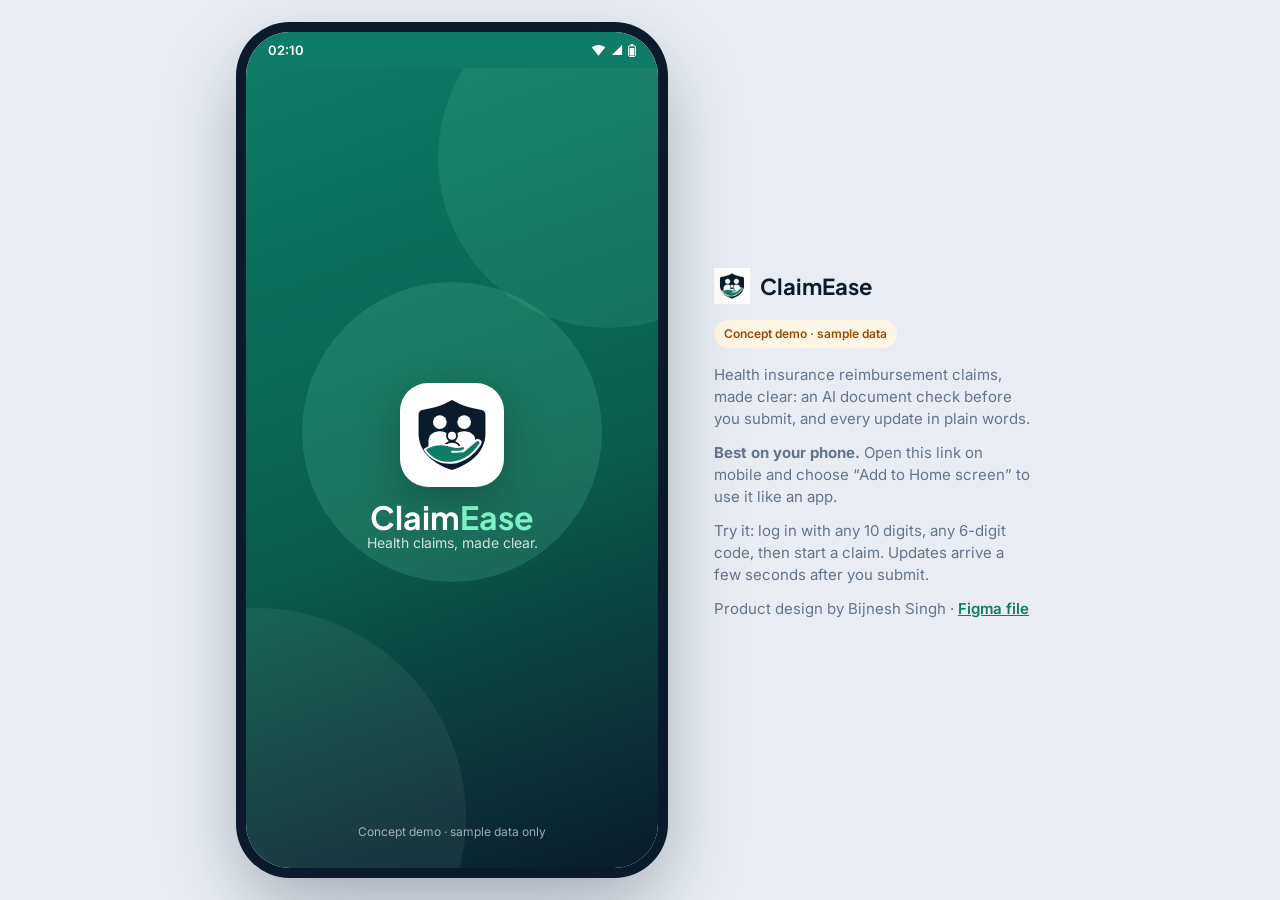
<file: index.html>
<!DOCTYPE html>
<html lang="en">
<head>
<meta charset="utf-8">
<meta name="viewport" content="width=device-width, initial-scale=1, viewport-fit=cover">
<title>ClaimEase – Health claims, made clear (concept demo)</title>
<meta name="description" content="ClaimEase concept demo: file a health insurance reimbursement claim with an AI document check and plain-language updates. Product design case study by Bijnesh Singh. Sample data only.">
<meta name="theme-color" content="#FFFFFF">
<meta name="apple-mobile-web-app-capable" content="yes">
<meta name="mobile-web-app-capable" content="yes">
<meta name="apple-mobile-web-app-status-bar-style" content="default">
<meta name="apple-mobile-web-app-title" content="ClaimEase">
<meta property="og:title" content="ClaimEase – concept demo">
<meta property="og:description" content="Health claims, made clear. A product design case study by Bijnesh Singh.">
<meta property="og:image" content="icons/og.jpg">
<link rel="manifest" href="manifest.webmanifest">
<link rel="icon" type="image/png" sizes="192x192" href="icons/icon-192.png">
<link rel="apple-touch-icon" href="icons/apple-touch-icon.png">
<link rel="preconnect" href="https://fonts.googleapis.com">
<link rel="preconnect" href="https://fonts.gstatic.com" crossorigin>
<link href="https://fonts.googleapis.com/css2?family=Inter:wght@400;500;600;700&family=Plus+Jakarta+Sans:wght@600;700&display=swap" rel="stylesheet">
<link rel="stylesheet" href="styles.css">
</head>
<body>
<div id="stage">
  <div id="device">
    <div class="fake-status" aria-hidden="true"><span id="clk">11:26</span><span style="display:flex;gap:5px;align-items:center"><svg width="15" height="12" viewBox="0 0 24 20"><path d="M12 19.5L0.6 5.6C3.7 3 7.6 1.5 12 1.5s8.3 1.5 11.4 4.1z" fill="currentColor"/></svg><svg width="12" height="12" viewBox="0 0 20 20"><path d="M1.5 18.5h17v-17z" fill="currentColor"/></svg><svg width="8" height="13" viewBox="0 0 12 20"><rect x="3.5" y=".5" width="5" height="2.5" rx="1" fill="currentColor"/><rect x=".75" y="2.75" width="10.5" height="16.5" rx="2" fill="none" stroke="currentColor" stroke-width="1.5"/><rect x="2.5" y="6" width="7" height="11.5" rx="1" fill="currentColor"/></svg></span></div>
    <main id="view"></main>
  </div>
  <aside id="side">
    <div class="brand"><img src="icons/icon-192.png" width="36" height="36" alt="">ClaimEase</div>
    <span class="tag">Concept demo · sample data</span>
    <p>Health insurance reimbursement claims, made clear: an AI document check before you submit, and every update in plain words.</p>
    <p><b>Best on your phone.</b> Open this link on mobile and choose “Add to Home screen” to use it like an app.</p>
    <p>Try it: log in with any 10 digits, any 6-digit code, then start a claim. Updates arrive a few seconds after you submit.</p>
    <p class="small">Product design by Bijnesh Singh · <a href="https://www.figma.com/design/u7mRl43tPDWXc9V9dxMxQf" target="_blank" rel="noopener">Figma file</a></p>
  </aside>
</div>
<noscript>This demo needs JavaScript.</noscript>
<script src="app.js"></script>
</body>
</html>
</file>
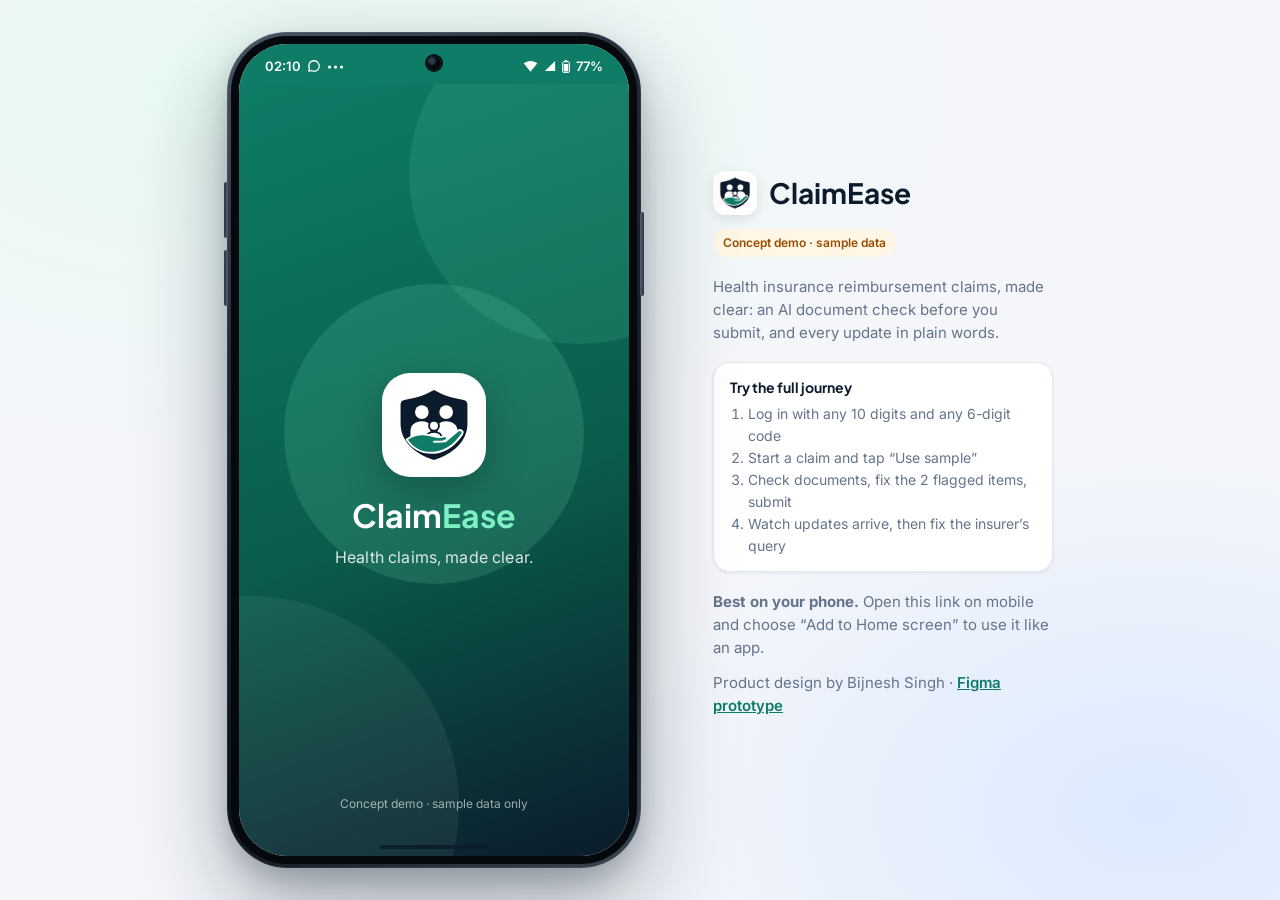
<file: public/index.html>
<!DOCTYPE html>
<html lang="en">
<head>
<meta charset="utf-8">
<meta name="viewport" content="width=device-width, initial-scale=1, viewport-fit=cover">
<title>ClaimEase – Health claims, made clear (concept demo)</title>
<meta name="description" content="ClaimEase concept demo: file a health insurance reimbursement claim with an AI document check and plain-language updates. Product design case study by Bijnesh Singh. Sample data only.">
<meta name="theme-color" content="#FFFFFF">
<meta name="apple-mobile-web-app-capable" content="yes">
<meta name="mobile-web-app-capable" content="yes">
<meta name="apple-mobile-web-app-status-bar-style" content="default">
<meta name="apple-mobile-web-app-title" content="ClaimEase">
<meta property="og:title" content="ClaimEase – concept demo">
<meta property="og:description" content="Health claims, made clear. A product design case study by Bijnesh Singh.">
<meta property="og:image" content="icons/og.jpg">
<link rel="manifest" href="manifest.webmanifest">
<link rel="icon" type="image/png" sizes="192x192" href="icons/icon-192.png">
<link rel="apple-touch-icon" href="icons/apple-touch-icon.png">
<link rel="preconnect" href="https://fonts.googleapis.com">
<link rel="preconnect" href="https://fonts.gstatic.com" crossorigin>
<link href="https://fonts.googleapis.com/css2?family=Inter:wght@400;500;600;700&family=Plus+Jakarta+Sans:wght@600;700&display=swap" rel="stylesheet">
<link rel="stylesheet" href="styles.css">
</head>
<body>
<div id="stage">
  <div class="phone">
    <span class="hw vol-up" aria-hidden="true"></span><span class="hw vol-down" aria-hidden="true"></span><span class="hw power" aria-hidden="true"></span>
    <div id="device">
    <div class="fake-status" aria-hidden="true"><span class="sb-left"><span id="clk">11:26</span><svg width="14" height="14" viewBox="0 0 24 24" fill="none" stroke="currentColor" stroke-width="2.2" stroke-linejoin="round"><path d="M12 3a9 9 0 0 0-7.8 13.5L3 21l4.6-1.2A9 9 0 1 0 12 3z"/></svg><span style="letter-spacing:1px;font-size:10px">•••</span></span><span class="punch"></span><span class="sb-right"><svg width="15" height="12" viewBox="0 0 24 20"><path d="M12 19.5L0.6 5.6C3.7 3 7.6 1.5 12 1.5s8.3 1.5 11.4 4.1z" fill="currentColor"/></svg><svg width="12" height="12" viewBox="0 0 20 20"><path d="M1.5 18.5h17v-17z" fill="currentColor"/></svg><svg width="8" height="13" viewBox="0 0 12 20"><rect x="3.5" y=".5" width="5" height="2.5" rx="1" fill="currentColor"/><rect x=".75" y="2.75" width="10.5" height="16.5" rx="2" fill="none" stroke="currentColor" stroke-width="1.5"/><rect x="2.5" y="6" width="7" height="11.5" rx="1" fill="currentColor"/></svg><span>77%</span></span></div>
    <main id="view"></main>
    <span class="gesture" aria-hidden="true"></span>
  </div>
  </div>
  <aside id="side">
    <div class="brand"><img src="icons/icon-192.png" width="44" height="44" alt="">ClaimEase</div>
    <span class="tag">Concept demo · sample data</span>
    <p>Health insurance reimbursement claims, made clear: an AI document check before you submit, and every update in plain words.</p>
    <div class="tips"><b>Try the full journey</b><ol><li>Log in with any 10 digits and any 6-digit code</li><li>Start a claim and tap “Use sample”</li><li>Check documents, fix the 2 flagged items, submit</li><li>Watch updates arrive, then fix the insurer’s query</li></ol></div>
    <p><b>Best on your phone.</b> Open this link on mobile and choose “Add to Home screen” to use it like an app.</p>
    <p class="small">Product design by Bijnesh Singh · <a href="https://www.figma.com/proto/u7mRl43tPDWXc9V9dxMxQf/ClaimEase-%E2%80%93-Case-Study?node-id=90-302&amp;starting-point-node-id=90%3A302&amp;scaling=min-zoom&amp;content-scaling=fixed&amp;show-proto-sidebar=1&amp;page-id=0%3A1" target="_blank" rel="noopener">Figma prototype</a></p>
  </aside>
</div>
<noscript>This demo needs JavaScript.</noscript>
<script src="app.js"></script>
</body>
</html>
</file>
<file: styles.css>
/* ClaimEase design system tokens (from Figma page 02) */
:root{
  --navy:#0B1B2B; --navy-800:#132A40; --teal:#0E7C66; --teal-800:#0A5C4C; --mint:#7EF0C4; --teal-50:#E8FAF3;
  --canvas:#F4F6FA; --surface:#FFFFFF; --subtle:#EEF2F7; --border:#E2E8F0; --border-strong:#CBD5E1;
  --text:#0B1B2B; --text-2:#64748B; --text-3:#94A3B8;
  --crit:#C8323A; --crit-bg:#FFF1F1; --warn:#9A4D00; --warn-bg:#FFF6E5; --info:#1D4ED8; --info-bg:#EEF4FF;
  --s1:4px; --s2:8px; --s3:12px; --s4:16px; --s5:20px; --s6:24px; --s8:32px;
  --r-sm:8px; --r-md:12px; --r-lg:16px; --r-xl:24px;
  --e1:0 1px 3px rgba(11,27,43,.08); --e2:0 4px 12px rgba(11,27,43,.10); --e3:0 12px 32px rgba(11,27,43,.16);
  --head:'Plus Jakarta Sans',Inter,system-ui,sans-serif; --body:Inter,system-ui,-apple-system,'Segoe UI',Roboto,sans-serif;
  --safe-b:env(safe-area-inset-bottom,0px); --safe-t:env(safe-area-inset-top,0px);
}
*{box-sizing:border-box;margin:0;padding:0;-webkit-tap-highlight-color:transparent}
html,body{height:100%}
body{font-family:var(--body);color:var(--text);background:var(--canvas);font-size:14px;line-height:20px;-webkit-font-smoothing:antialiased;overscroll-behavior:none}
button{font:inherit;color:inherit;border:none;background:none;cursor:pointer}
input{font:inherit;color:inherit}
h1,h2,h3{font-family:var(--head);letter-spacing:-.015em}
h1{font-size:24px;line-height:32px;font-weight:700}
h2{font-size:20px;line-height:28px;font-weight:600}
h3{font-size:17px;line-height:24px;font-weight:600}
.muted{color:var(--text-2)} .small{font-size:12px;line-height:16px} .strong{font-weight:600}
.over{font-size:11px;line-height:16px;font-weight:700;letter-spacing:.06em;text-transform:uppercase;color:var(--text-2)}

/* ---------- Shell: full screen on phones, phone frame on desktop ---------- */
#stage{min-height:100%;display:flex;justify-content:center;align-items:center}
#device{position:relative;width:100%;height:100dvh;background:var(--canvas);overflow:hidden;display:flex;flex-direction:column}
#side{display:none}
.fake-status{display:none}
@media (min-width:760px){
  body{background:#E9EDF3}
  #stage{gap:56px;padding:32px}
  #device{width:412px;height:min(880px,calc(100dvh - 64px));border-radius:44px;box-shadow:0 0 0 10px #0B1B2B,0 30px 80px rgba(11,27,43,.35)}
  .fake-status{display:flex;height:36px;flex:none;align-items:center;justify-content:space-between;padding:0 22px;font-size:13px;font-weight:600;background:inherit;z-index:5}
  #side{display:block;max-width:320px}
  #side .brand{display:flex;align-items:center;gap:10px;font-family:var(--head);font-size:22px;font-weight:700;margin-bottom:16px}
  #side p{color:var(--text-2);margin-bottom:12px;font-size:15px;line-height:22px}
  #side .tag{display:inline-block;background:var(--warn-bg);color:var(--warn);font-size:12px;font-weight:600;border-radius:999px;padding:4px 10px;margin-bottom:16px}
  #side a{color:var(--teal);font-weight:600}
}
#view{position:relative;flex:1;min-height:0}
.screen{position:absolute;inset:0;display:flex;flex-direction:column;background:var(--canvas)}
.screen.in-push{animation:pushIn .32s cubic-bezier(.2,.8,.2,1)}
.screen.in-pop{animation:popIn .32s cubic-bezier(.2,.8,.2,1)}
.screen.in-fade{animation:fadeIn .35s ease}
@keyframes pushIn{from{transform:translateX(28%);opacity:.4}to{transform:none;opacity:1}}
@keyframes popIn{from{transform:translateX(-18%);opacity:.4}to{transform:none;opacity:1}}
@keyframes fadeIn{from{opacity:0}to{opacity:1}}
@media (prefers-reduced-motion:reduce){.screen.in-push,.screen.in-pop{animation:fadeIn .2s ease}}

.content{flex:1;overflow-y:auto;-webkit-overflow-scrolling:touch;padding:var(--s4) var(--s4) var(--s6)}
.content.flush{padding:0}
.stack>*+*{margin-top:var(--s3)} .stack-lg>*+*{margin-top:var(--s4)}
.row{display:flex;align-items:center;gap:var(--s3)} .grow{flex:1;min-width:0}
.between{display:flex;justify-content:space-between;align-items:center;gap:var(--s3)}

/* App bar */
.appbar{flex:none;height:56px;display:flex;align-items:center;gap:4px;padding:0 8px 0 4px;background:var(--surface);border-bottom:1px solid var(--border)}
.appbar.root{padding:0 16px;gap:8px}
.appbar .title{flex:1;font-family:var(--head);font-size:17px;font-weight:600;white-space:nowrap;overflow:hidden;text-overflow:ellipsis}
.appbar .step{font-size:12px;color:var(--text-2);padding-right:8px}
.wordmark{font-family:var(--head);font-size:18px;font-weight:700;flex:1}
.wordmark span{color:var(--teal)}
.iconbtn{width:44px;height:44px;border-radius:22px;display:flex;align-items:center;justify-content:center;flex:none;position:relative}
.iconbtn:active{background:var(--subtle)}
.dot{position:absolute;top:10px;right:11px;width:8px;height:8px;border-radius:4px;background:var(--crit);border:2px solid #fff}
.avatar{width:36px;height:36px;border-radius:18px;background:var(--teal-50);color:var(--teal);display:flex;align-items:center;justify-content:center;font-weight:700;font-size:14px;flex:none}
.progress4{display:flex;gap:4px;padding:10px 16px 0;background:var(--canvas)}
.progress4 i{flex:1;height:4px;border-radius:2px;background:var(--border)}
.progress4 i.on{background:var(--teal)}

/* Buttons */
.btn{height:52px;border-radius:var(--r-md);display:flex;align-items:center;justify-content:center;gap:8px;font-weight:600;font-size:16px;padding:0 24px;width:100%;transition:transform .08s,background .15s}
.btn:active{transform:scale(.985)}
.btn.md{height:44px;font-size:14px;padding:0 16px}
.btn.primary{background:var(--teal);color:#fff} .btn.primary:active{background:var(--teal-800)}
.btn.secondary{background:var(--surface);border:1px solid var(--border-strong);color:var(--text)} .btn.secondary:active{background:var(--subtle)}
.btn.tertiary{background:none;color:var(--teal)} .btn.tertiary:active{background:var(--teal-50)}
.btn.mint{background:var(--mint);color:var(--navy)}
.btn:disabled{background:var(--border);color:var(--text-3);border-color:transparent;cursor:default;transform:none}
.link{color:var(--teal);font-weight:600}
.footer{flex:none;background:var(--surface);border-top:1px solid var(--border);padding:12px 16px calc(16px + var(--safe-b));box-shadow:var(--e2)}
.footer .btn+.btn{margin-top:8px}
.footnote{display:flex;gap:6px;align-items:flex-start;justify-content:center;font-size:12px;line-height:16px;color:var(--text-2);text-align:center;margin-bottom:10px}

/* Cards */
.card{background:var(--surface);border:1px solid var(--border);border-radius:var(--r-lg);padding:var(--s4);box-shadow:var(--e1)}
.card.tap{cursor:pointer;transition:transform .08s} .card.tap:active{transform:scale(.99)}
.hero{background:var(--navy);color:#fff;border-radius:var(--r-xl);padding:20px;position:relative;overflow:hidden}
.hero .pill{display:inline-block;background:rgba(255,255,255,.12);color:#fff;font-size:12px;font-weight:600;border-radius:999px;padding:4px 10px}
.hero h2{color:#fff;margin:12px 0 6px;font-size:22px}
.hero p{color:rgba(255,255,255,.75);max-width:62%}
.hero .art{position:absolute;right:-18px;top:-10px;width:150px;height:150px}
.chip{display:inline-flex;align-items:center;gap:4px;height:24px;padding:0 10px 0 8px;border-radius:999px;font-size:12px;font-weight:600;white-space:nowrap}
.chip.success{background:var(--teal-50);color:var(--teal)} .chip.warning{background:var(--warn-bg);color:var(--warn)}
.chip.critical{background:var(--crit-bg);color:var(--crit)} .chip.info{background:var(--info-bg);color:var(--info)}
.chip.neutral{background:var(--subtle);color:#475569} .chip.brand{background:var(--mint);color:var(--navy)}
.kv{display:grid;grid-template-columns:1fr 1fr;gap:12px}
.kv .k{font-size:12px;color:var(--text-2)} .kv .v{font-weight:600}
.bar{height:6px;border-radius:3px;background:var(--subtle);overflow:hidden} .bar i{display:block;height:100%;background:var(--teal);border-radius:3px}
.tag{display:inline-flex;align-items:center;height:28px;padding:0 12px;border-radius:999px;background:var(--info-bg);color:var(--info);font-size:12px;font-weight:600}
.empty{border:1px dashed var(--border-strong);border-radius:var(--r-lg);padding:24px;text-align:center;color:var(--text-2);background:var(--surface)}

/* Lists, docs */
.list>.item{display:flex;align-items:center;gap:12px;padding:14px 0;border-top:1px solid var(--border)}
.list>.item:first-child{border-top:none}
.thumb{width:44px;height:52px;border-radius:var(--r-sm);background:var(--subtle);display:flex;align-items:center;justify-content:center;flex:none;overflow:hidden}
.doc{background:var(--surface);border:1px solid var(--border);border-radius:var(--r-lg);padding:14px 16px}
.doc.check{background:var(--crit-bg);border-color:var(--crit)}
.doc.missing{border-style:dashed;border-color:var(--border-strong)}
.doc .actions{display:flex;gap:8px;margin-top:12px}
.sumtiles{display:grid;grid-template-columns:repeat(3,1fr);gap:8px}
.sumtiles div{border-radius:var(--r-md);padding:10px 4px;text-align:center}
.sumtiles b{display:block;font-family:var(--head);font-size:20px;line-height:28px}
.sumtiles span{font-size:12px;font-weight:600}
.aipill{display:inline-flex;align-items:center;gap:6px;background:var(--navy);color:#fff;border-radius:999px;padding:6px 12px;font-size:12px;font-weight:600}
.secthead{display:flex;align-items:center;gap:6px;margin:20px 0 8px}

/* Forms */
.field label{display:block;font-weight:600;margin-bottom:6px}
.input{height:52px;border:1px solid var(--border-strong);border-radius:var(--r-md);background:var(--surface);display:flex;align-items:center;gap:10px;padding:0 16px;transition:border-color .15s,box-shadow .15s}
.input:focus-within{border:2px solid var(--teal);box-shadow:0 0 0 3px rgba(14,124,102,.18)}
.input.error{border:2px solid var(--crit)}
.input input{border:none;outline:none;background:none;flex:1;min-width:0;font-size:16px}
.input .pre{color:var(--text-2);font-size:16px;font-weight:500}
.otp{display:flex;gap:8px}
.otp input{width:100%;height:56px;border:1px solid var(--border-strong);border-radius:var(--r-md);text-align:center;font-family:var(--head);font-size:20px;font-weight:600;background:var(--surface);outline:none}
.otp input:focus{border:2px solid var(--navy)}
.otp.error input{border:2px solid var(--crit);color:var(--crit)}
.otp.error{animation:shake .35s}
@keyframes shake{20%,60%{transform:translateX(-6px)}40%,80%{transform:translateX(6px)}}
.choice{display:flex;align-items:center;gap:12px;background:var(--surface);border:1px solid var(--border);border-radius:var(--r-lg);padding:14px 16px;cursor:pointer;width:100%;text-align:left}
.choice.on{background:var(--teal-50);border:2px solid var(--teal)}
.radio{width:22px;height:22px;border-radius:11px;border:2px solid var(--border-strong);flex:none;display:flex;align-items:center;justify-content:center}
.choice.on .radio{border:none;background:var(--teal)} .choice.on .radio:after{content:'';width:8px;height:8px;border-radius:4px;background:#fff}
.cbx{display:flex;gap:12px;align-items:flex-start;min-height:44px;cursor:pointer}
.cbx .box{width:22px;height:22px;border-radius:4px;border:2px solid var(--border-strong);flex:none;display:flex;align-items:center;justify-content:center;margin-top:1px;background:#fff}
.cbx.on .box{background:var(--teal);border-color:var(--teal)}

/* Timeline */
.tl{position:relative}
.tl .st{display:flex;gap:12px;position:relative;padding-bottom:18px}
.tl .st:last-child{padding-bottom:0}
.tl .st:not(:last-child):before{content:'';position:absolute;left:11px;top:26px;bottom:2px;width:2px;background:var(--border)}
.tl .st.done:not(:last-child):before{background:var(--teal)}
.tl .mk{width:24px;height:24px;border-radius:12px;flex:none;display:flex;align-items:center;justify-content:center;background:#fff;border:2px solid var(--border-strong);z-index:1}
.tl .done .mk{background:var(--teal);border-color:var(--teal)}
.tl .cur .mk{border:6px solid var(--teal);animation:pulse 1.8s infinite}
.tl .pause .mk{background:var(--warn-bg);border-color:var(--warn)}
@keyframes pulse{0%{box-shadow:0 0 0 0 rgba(14,124,102,.35)}70%{box-shadow:0 0 0 10px rgba(14,124,102,0)}100%{box-shadow:0 0 0 0 rgba(14,124,102,0)}}
.tl .cur .box,.tl .pause .box{background:var(--teal-50);border-radius:var(--r-md);padding:10px 12px;margin-top:4px}
.tl .pause .box{background:var(--warn-bg)}
.tl .up .t{color:var(--text-2);font-weight:500}

/* Claim header (dark) */
.claimhead{background:linear-gradient(135deg,#0B1B2B,#123349);color:#fff;border-radius:var(--r-xl);padding:18px}
.claimhead .id{font-family:var(--head);font-size:22px;font-weight:700}
.claimhead .sub{color:rgba(255,255,255,.7);font-size:13px}
.claimhead .boxes{display:grid;grid-template-columns:1fr 1fr;gap:8px;margin-top:14px}
.claimhead .boxes div{background:rgba(255,255,255,.08);border-radius:var(--r-md);padding:10px 12px}
.claimhead .boxes .k{font-size:12px;color:rgba(255,255,255,.65)} .claimhead .boxes .v{font-family:var(--head);font-size:18px;font-weight:700}
.banner{display:flex;gap:12px;border-radius:var(--r-md);padding:12px 14px;border-left:4px solid}
.banner.ok{background:var(--teal-50);border-color:var(--teal)} .banner.crit{background:var(--crit-bg);border-color:var(--crit)}
.banner.info{background:var(--info-bg);border-color:var(--info)}

/* Bottom nav */
.tabbar{flex:none;display:flex;background:var(--surface);border-top:1px solid var(--border);padding:6px 8px calc(6px + var(--safe-b))}
.tabbar button{flex:1;display:flex;flex-direction:column;align-items:center;gap:2px;font-size:12px;font-weight:600;color:var(--text-2);padding:4px 0}
.tabbar .pill{width:56px;height:30px;border-radius:15px;display:flex;align-items:center;justify-content:center;transition:background .2s}
.tabbar .on{color:var(--teal)} .tabbar .on .pill{background:var(--teal-50)}

/* Sheets, toast */
.scrim{position:absolute;inset:0;background:rgba(11,27,43,.55);z-index:20;animation:fadeIn .2s}
.sheet{position:absolute;left:0;right:0;bottom:0;z-index:21;background:var(--surface);border-radius:24px 24px 0 0;padding:12px 16px calc(24px + var(--safe-b));box-shadow:var(--e3);max-height:88%;overflow-y:auto;animation:up .32s cubic-bezier(.2,.8,.2,1)}
@keyframes up{from{transform:translateY(100%)}to{transform:none}}
.sheet .handle{width:40px;height:4px;border-radius:2px;background:var(--border-strong);margin:0 auto 12px}
.sheet .acts{display:flex;gap:12px;margin-top:20px}
.toast{position:absolute;left:12px;right:12px;top:calc(60px + var(--safe-t));z-index:30;background:var(--navy);color:#fff;border-radius:var(--r-md);padding:12px 14px;display:flex;gap:12px;align-items:center;box-shadow:var(--e2);animation:toastIn .35s cubic-bezier(.2,.8,.2,1);cursor:pointer}
.toast .a{color:var(--mint);font-weight:600;flex:none}
@keyframes toastIn{from{transform:translateY(-16px);opacity:0}to{transform:none;opacity:1}}
.offline{display:flex;align-items:center;gap:10px;background:var(--navy);color:#fff;padding:10px 16px;font-size:13px}

/* Splash, login */
.splash{background:linear-gradient(160deg,#0E7C66 0%,#0A5C4C 55%,#0B1B2B 100%);color:#fff;align-items:center;justify-content:center;text-align:center}
.splash .glow{position:absolute;border-radius:50%;background:var(--mint)}
.splash .tile{width:104px;height:104px;border-radius:28px;background:#fff;display:flex;align-items:center;justify-content:center;box-shadow:0 12px 40px rgba(0,0,0,.25);animation:pop .6s cubic-bezier(.2,1.4,.4,1)}
@keyframes pop{from{transform:scale(.6);opacity:0}to{transform:none;opacity:1}}
.splash .name{font-family:var(--head);font-size:32px;font-weight:700;margin-top:20px}
.splash .name span{color:var(--mint)}
.login-hero{flex:none;height:42%;background:linear-gradient(180deg,#E8FAF3,#EEF4FF);display:flex;flex-direction:column;align-items:center;justify-content:center;position:relative;overflow:hidden}
.login-hero .ring{position:absolute;width:280px;height:280px;border-radius:50%;background:rgba(126,240,196,.28)}
.login-hero .ring2{position:absolute;width:200px;height:200px;border-radius:50%;background:rgba(255,255,255,.7)}
.login-card{flex:1;background:var(--surface);border-radius:28px 28px 0 0;margin-top:-28px;position:relative;padding:28px 20px calc(16px + var(--safe-b));overflow-y:auto}
.trust{display:flex;gap:8px;justify-content:center;flex-wrap:wrap;margin-top:16px}
.trust span{background:var(--teal-50);color:var(--teal-800);font-size:12px;font-weight:600;border-radius:999px;padding:4px 10px}

/* Scan */
.camera{background:#0B1B2B;border-radius:var(--r-lg);height:300px;display:flex;align-items:center;justify-content:center;position:relative;overflow:hidden}
.camera .corner{position:absolute;width:28px;height:28px;border:3px solid var(--mint)}
.camera .scanline{position:absolute;left:12%;right:12%;height:2px;background:var(--mint);box-shadow:0 0 12px var(--mint);animation:scan 2.2s ease-in-out infinite}
@keyframes scan{0%,100%{top:18%}50%{top:80%}}
.caps{display:flex;gap:8px}
.flash{position:absolute;inset:0;background:#fff;animation:flash .3s forwards;pointer-events:none}
@keyframes flash{from{opacity:.9}to{opacity:0}}

/* AI checking */
.checking .spin{width:20px;height:20px;border-radius:10px;border:2.5px solid var(--teal-50);border-top-color:var(--teal);animation:spin .8s linear infinite;flex:none}
@keyframes spin{to{transform:rotate(360deg)}}
.scanbox{width:96px;height:96px;border-radius:24px;background:var(--teal-50);display:flex;align-items:center;justify-content:center;margin:12px auto 16px;position:relative;overflow:hidden}
.scanbox:after{content:'';position:absolute;left:0;right:0;height:3px;background:var(--teal);animation:scan2 1.4s ease-in-out infinite}
@keyframes scan2{0%,100%{top:15%}50%{top:82%}}

/* Chat */
.msgs{display:flex;flex-direction:column;gap:12px}
.msg{max-width:80%} .msg .b{padding:10px 12px;border-radius:4px 16px 16px 16px;background:var(--surface);border:1px solid var(--border)}
.msg.me{align-self:flex-end} .msg.me .b{background:var(--navy);color:#fff;border:none;border-radius:16px 4px 16px 16px}
.msg .t{font-size:11px;color:var(--text-3);margin-top:4px} .msg.me .t{text-align:right}
.qr{display:flex;flex-wrap:wrap;gap:8px}
.qr button{border:1px solid var(--teal);color:var(--teal);border-radius:999px;padding:6px 12px;font-size:13px;font-weight:600;background:var(--surface)}
.composer{flex:none;display:flex;gap:8px;align-items:center;padding:10px 12px calc(10px + var(--safe-b));background:var(--surface);border-top:1px solid var(--border)}
.composer .in{flex:1;height:44px;border-radius:22px;background:var(--canvas);display:flex;align-items:center;padding:0 16px}
.composer input{border:none;background:none;outline:none;flex:1;font-size:15px}
.send{width:44px;height:44px;border-radius:22px;background:var(--teal);display:flex;align-items:center;justify-content:center}
.faq{border-top:1px solid var(--border)} .faq summary{list-style:none;display:flex;justify-content:space-between;align-items:center;padding:14px 0;font-weight:600;cursor:pointer}
.faq summary::-webkit-details-marker{display:none} .faq p{padding:0 0 14px;color:var(--text-2)}
.faq[open] summary svg{transform:rotate(90deg)}
table.pay{width:100%;border-collapse:collapse;font-size:13px}
table.pay th{font-size:11px;text-transform:uppercase;letter-spacing:.05em;color:var(--text-2);text-align:right;font-weight:700;padding:8px 0 8px 12px}
table.pay th:first-child,table.pay td:first-child{text-align:left;padding-left:0}
table.pay td{padding:10px 0 10px 12px;border-top:1px solid var(--border);text-align:right;vertical-align:top;font-variant-numeric:tabular-nums}
table.pay .why{display:block;color:var(--crit);font-size:12px;line-height:16px;margin-top:4px}
table.pay tr.total td{font-weight:700;border-top:2px solid var(--border-strong)}
.stacked{display:flex;height:10px;border-radius:5px;overflow:hidden;gap:2px}
.legend{display:flex;flex-direction:column;gap:6px;margin-top:12px}
.legend .between i{display:inline-block;width:10px;height:10px;border-radius:3px;margin-right:8px;vertical-align:-1px}
.success-ic{width:88px;height:88px;border-radius:44px;background:var(--teal-50);display:flex;align-items:center;justify-content:center;margin:24px auto 16px;animation:pop .6s cubic-bezier(.2,1.4,.4,1)}
</file>
<file: public/styles.css>
/* ClaimEase design system tokens (from Figma page 02) */
:root{
  --navy:#0B1B2B; --navy-800:#132A40; --teal:#0E7C66; --teal-800:#0A5C4C; --mint:#7EF0C4; --teal-50:#E8FAF3;
  --canvas:#F4F6FA; --surface:#FFFFFF; --subtle:#EEF2F7; --border:#E2E8F0; --border-strong:#CBD5E1;
  --text:#0B1B2B; --text-2:#64748B; --text-3:#94A3B8;
  --crit:#C8323A; --crit-bg:#FFF1F1; --warn:#9A4D00; --warn-bg:#FFF6E5; --info:#1D4ED8; --info-bg:#EEF4FF;
  --s1:4px; --s2:8px; --s3:12px; --s4:16px; --s5:20px; --s6:24px; --s8:32px;
  --r-sm:8px; --r-md:12px; --r-lg:16px; --r-xl:24px;
  --e1:0 1px 3px rgba(11,27,43,.08); --e2:0 4px 12px rgba(11,27,43,.10); --e3:0 12px 32px rgba(11,27,43,.16);
  --head:'Plus Jakarta Sans',Inter,system-ui,sans-serif; --body:Inter,system-ui,-apple-system,'Segoe UI',Roboto,sans-serif;
  --safe-b:env(safe-area-inset-bottom,0px); --safe-t:env(safe-area-inset-top,0px);
}
*{box-sizing:border-box;margin:0;padding:0;-webkit-tap-highlight-color:transparent}
html,body{height:100%}
body{font-family:var(--body);color:var(--text);background:var(--canvas);font-size:14px;line-height:20px;-webkit-font-smoothing:antialiased;overscroll-behavior:none}
button{font:inherit;color:inherit;border:none;background:none;cursor:pointer}
input{font:inherit;color:inherit}
h1,h2,h3{font-family:var(--head);letter-spacing:-.015em}
h1{font-size:24px;line-height:32px;font-weight:700}
h2{font-size:20px;line-height:28px;font-weight:600}
h3{font-size:17px;line-height:24px;font-weight:600}
.muted{color:var(--text-2)} .small{font-size:12px;line-height:16px} .strong{font-weight:600}
.over{font-size:11px;line-height:16px;font-weight:700;letter-spacing:.06em;text-transform:uppercase;color:var(--text-2)}

/* ---------- Shell: full screen on phones, phone frame on desktop ---------- */
#stage{min-height:100%;display:flex;justify-content:center;align-items:center}
#device{position:relative;width:100%;height:100dvh;background:var(--canvas);overflow:hidden;display:flex;flex-direction:column}
#side{display:none}
.fake-status{display:none}
.phone{display:contents}
.hw,.gesture,.punch{display:none}
@media (min-width:760px){
  body{background:radial-gradient(1200px 600px at 20% 10%,#E8FAF3 0%,rgba(232,250,243,0) 60%),radial-gradient(900px 600px at 90% 90%,#DCE9FF 0%,rgba(220,233,255,0) 60%),#F4F6FA}
  #stage{gap:72px;padding:32px;min-height:100dvh}
  .phone{display:block;position:relative;flex:none;padding:12px;border-radius:60px;background:linear-gradient(145deg,#4A5564 0%,#1F2833 30%,#0E141B 70%,#3A4552 100%);box-shadow:0 0 0 1px rgba(255,255,255,.08) inset,0 40px 90px rgba(11,27,43,.35),0 12px 24px rgba(11,27,43,.18)}
  .phone:before{content:'';position:absolute;inset:4px;border-radius:56px;background:#05080C}
  #device{position:relative;width:390px;height:min(844px,calc(100dvh - 88px));border-radius:48px;z-index:1;--safe-b:16px}
  .hw{display:block;position:absolute;width:4px;border-radius:2px;background:linear-gradient(90deg,#2B3440,#55606E)}
  .vol-up{left:-3px;top:150px;height:56px}.vol-down{left:-3px;top:218px;height:56px}.power{right:-3px;top:180px;height:84px;background:linear-gradient(270deg,#2B3440,#55606E)}
  .fake-status{display:flex;height:40px;flex:none;align-items:center;justify-content:space-between;padding:4px 26px 0;font-size:13px;font-weight:600;background:inherit;z-index:5;position:relative}
  .sb-left,.sb-right{display:flex;align-items:center;gap:6px}
  .punch{display:block;position:absolute;left:50%;top:12px;transform:translateX(-50%);width:14px;height:14px;border-radius:7px;background:radial-gradient(circle at 35% 35%,#2B3A4A 0 18%,#05080C 40%);box-shadow:0 0 0 2px #0B0F14}
  .gesture{display:block;position:absolute;left:50%;bottom:7px;transform:translateX(-50%);width:108px;height:4px;border-radius:2px;background:#0B1B2B;opacity:.85;z-index:40;pointer-events:none}
  #side{display:block;max-width:340px}
  #side .brand{display:flex;align-items:center;gap:12px;font-family:var(--head);font-size:28px;font-weight:700;margin-bottom:14px}
  #side .brand img{border-radius:12px;box-shadow:var(--e2)}
  #side p{color:var(--text-2);margin-bottom:12px;font-size:15px;line-height:23px}
  #side .tag{display:inline-block;background:var(--warn-bg);color:var(--warn);font-size:12px;font-weight:600;border-radius:999px;padding:4px 10px;margin-bottom:18px}
  #side a{color:var(--teal);font-weight:600}
  #side .tips{background:#fff;border:1px solid var(--border);border-radius:16px;padding:14px 16px;margin:18px 0;box-shadow:var(--e1)}
  #side .tips b{display:block;font-family:var(--head);color:var(--text);margin-bottom:6px}
  #side .tips ol{margin:0;padding-left:18px;color:var(--text-2);font-size:14px;line-height:22px}
}
#view{position:relative;flex:1;min-height:0}
.screen{position:absolute;inset:0;display:flex;flex-direction:column;background:var(--canvas)}
.screen.in-push{animation:pushIn .32s cubic-bezier(.2,.8,.2,1)}
.screen.in-pop{animation:popIn .32s cubic-bezier(.2,.8,.2,1)}
.screen.in-fade{animation:fadeIn .35s ease}
@keyframes pushIn{from{transform:translateX(28%);opacity:.4}to{transform:none;opacity:1}}
@keyframes popIn{from{transform:translateX(-18%);opacity:.4}to{transform:none;opacity:1}}
@keyframes fadeIn{from{opacity:0}to{opacity:1}}
@media (prefers-reduced-motion:reduce){.screen.in-push,.screen.in-pop{animation:fadeIn .2s ease}}

.content{flex:1;overflow-y:auto;-webkit-overflow-scrolling:touch;padding:var(--s4) var(--s4) var(--s6)}
.content.flush{padding:0}
.stack>*+*{margin-top:var(--s3)} .stack-lg>*+*{margin-top:var(--s4)}
.row{display:flex;align-items:center;gap:var(--s3)} .grow{flex:1;min-width:0}
.between{display:flex;justify-content:space-between;align-items:center;gap:var(--s3)}

/* App bar */
.appbar{flex:none;height:56px;display:flex;align-items:center;gap:4px;padding:0 8px 0 4px;background:var(--surface);border-bottom:1px solid var(--border)}
.appbar.root{padding:0 16px;gap:8px}
.appbar .title{flex:1;font-family:var(--head);font-size:17px;font-weight:600;white-space:nowrap;overflow:hidden;text-overflow:ellipsis}
.appbar .step{font-size:12px;color:var(--text-2);padding-right:8px}
.wordmark{font-family:var(--head);font-size:18px;font-weight:700;flex:1}
.wordmark span{color:var(--teal)}
.iconbtn{width:44px;height:44px;border-radius:22px;display:flex;align-items:center;justify-content:center;flex:none;position:relative}
.iconbtn:active{background:var(--subtle)}
.dot{position:absolute;top:10px;right:11px;width:8px;height:8px;border-radius:4px;background:var(--crit);border:2px solid #fff}
.avatar{width:36px;height:36px;border-radius:18px;background:var(--teal-50);color:var(--teal);display:flex;align-items:center;justify-content:center;font-weight:700;font-size:14px;flex:none}
.progress4{display:flex;gap:4px;padding:10px 16px 0;background:var(--canvas)}
.progress4 i{flex:1;height:4px;border-radius:2px;background:var(--border)}
.progress4 i.on{background:var(--teal)}

/* Buttons */
.btn{height:52px;border-radius:var(--r-md);display:flex;align-items:center;justify-content:center;gap:8px;font-weight:600;font-size:16px;padding:0 24px;width:100%;transition:transform .08s,background .15s}
.btn:active{transform:scale(.985)}
.btn.md{height:44px;font-size:14px;padding:0 16px}
.btn.primary{background:var(--teal);color:#fff} .btn.primary:active{background:var(--teal-800)}
.btn.secondary{background:var(--surface);border:1px solid var(--border-strong);color:var(--text)} .btn.secondary:active{background:var(--subtle)}
.btn.tertiary{background:none;color:var(--teal)} .btn.tertiary:active{background:var(--teal-50)}
.btn.mint{background:var(--mint);color:var(--navy)}
.btn:disabled{background:var(--border);color:var(--text-3);border-color:transparent;cursor:default;transform:none}
.link{color:var(--teal);font-weight:600}
.footer{flex:none;background:var(--surface);border-top:1px solid var(--border);padding:12px 16px calc(16px + var(--safe-b));box-shadow:var(--e2)}
.footer .btn+.btn{margin-top:8px}
.footnote{display:flex;gap:6px;align-items:flex-start;justify-content:center;font-size:12px;line-height:16px;color:var(--text-2);text-align:center;margin-bottom:10px}

/* Cards */
.card{background:var(--surface);border:1px solid var(--border);border-radius:var(--r-lg);padding:var(--s4);box-shadow:var(--e1)}
.card.tap{cursor:pointer;transition:transform .08s} .card.tap:active{transform:scale(.99)}
.hero{background:var(--navy);color:#fff;border-radius:16px;padding:20px;position:relative;overflow:hidden}
.hero .pill{display:inline-block;background:#16304A;color:#E2E8F0;font-size:12px;font-weight:600;border-radius:999px;padding:4px 10px}
.hero h2{color:#fff;margin:12px 0 6px;font-size:22px}
.hero p{color:#CBD5E1;max-width:210px}
.hero .art{position:absolute;right:-18px;top:-10px;width:150px;height:150px}
.chip{display:inline-flex;align-items:center;gap:4px;height:24px;padding:0 10px 0 8px;border-radius:999px;font-size:12px;font-weight:600;white-space:nowrap}
.chip.success{background:var(--teal-50);color:var(--teal)} .chip.warning{background:var(--warn-bg);color:var(--warn)}
.chip.critical{background:var(--crit-bg);color:var(--crit)} .chip.info{background:var(--info-bg);color:var(--info)}
.chip.neutral{background:var(--subtle);color:#475569} .chip.brand{background:var(--mint);color:var(--navy)}
.kv{display:grid;grid-template-columns:1fr 1fr;gap:12px}
.kv .k{font-size:12px;color:var(--text-2)} .kv .v{font-weight:600}
.bar{height:6px;border-radius:3px;background:var(--subtle);overflow:hidden} .bar i{display:block;height:100%;background:var(--teal);border-radius:3px}
.tag{display:inline-flex;align-items:center;height:28px;padding:0 12px;border-radius:999px;background:var(--info-bg);color:var(--info);font-size:12px;font-weight:600}
.empty{border:1px dashed var(--border-strong);border-radius:var(--r-lg);padding:24px;text-align:center;color:var(--text-2);background:var(--surface)}

/* Lists, docs */
.list>.item{display:flex;align-items:center;gap:12px;padding:14px 0;border-top:1px solid var(--border)}
.list>.item:first-child{border-top:none}
.thumb{width:44px;height:52px;border-radius:var(--r-sm);background:var(--subtle);display:flex;align-items:center;justify-content:center;flex:none;overflow:hidden}
.doc{background:var(--surface);border:1px solid var(--border);border-radius:var(--r-lg);padding:14px 16px}
.doc.check{background:var(--crit-bg);border-color:var(--crit)}
.doc.missing{border-style:dashed;border-color:var(--border-strong)}
.doc .actions{display:flex;gap:8px;margin-top:12px}
.doc .actions .btn{flex:1 1 0;width:auto;min-width:0}
.sumtiles{display:grid;grid-template-columns:repeat(3,1fr);gap:8px}
.sumtiles div{border-radius:var(--r-md);padding:10px 4px;text-align:center}
.sumtiles b{display:block;font-family:var(--head);font-size:20px;line-height:28px}
.sumtiles span{font-size:12px;font-weight:600}
.aipill{display:inline-flex;align-items:center;gap:6px;background:var(--navy);color:#fff;border-radius:999px;padding:6px 12px;font-size:12px;font-weight:600}
.secthead{display:flex;align-items:center;gap:6px;margin:20px 0 8px}

/* Forms */
.field label{display:block;font-weight:600;margin-bottom:6px}
.input{height:52px;border:1px solid var(--border-strong);border-radius:var(--r-md);background:var(--surface);display:flex;align-items:center;gap:10px;padding:0 16px;transition:border-color .15s,box-shadow .15s}
.input:focus-within{border:2px solid var(--teal);box-shadow:0 0 0 3px rgba(14,124,102,.18)}
.input.error{border:2px solid var(--crit)}
.input input{border:none;outline:none;background:none;flex:1;min-width:0;font-size:16px}
.input .pre{color:var(--text-2);font-size:16px;font-weight:500}
.otp{display:flex;gap:8px}
.otp input{width:100%;height:56px;border:1px solid var(--border-strong);border-radius:var(--r-md);text-align:center;font-family:var(--head);font-size:20px;font-weight:600;background:var(--surface);outline:none}
.otp input:focus{border:2px solid var(--navy)}
.otp.error input{border:2px solid var(--crit);color:var(--crit)}
.otp.error{animation:shake .35s}
@keyframes shake{20%,60%{transform:translateX(-6px)}40%,80%{transform:translateX(6px)}}
.choice{display:flex;align-items:center;gap:12px;background:var(--surface);border:1px solid var(--border);border-radius:var(--r-lg);padding:14px 16px;cursor:pointer;width:100%;text-align:left}
.choice.on{background:var(--teal-50);border:2px solid var(--teal)}
.radio{width:22px;height:22px;border-radius:11px;border:2px solid var(--border-strong);flex:none;display:flex;align-items:center;justify-content:center}
.choice.on .radio{border:none;background:var(--teal)} .choice.on .radio:after{content:'';width:8px;height:8px;border-radius:4px;background:#fff}
.cbx{display:flex;gap:12px;align-items:flex-start;min-height:44px;cursor:pointer}
.cbx .box{width:22px;height:22px;border-radius:4px;border:2px solid var(--border-strong);flex:none;display:flex;align-items:center;justify-content:center;margin-top:1px;background:#fff}
.cbx.on .box{background:var(--teal);border-color:var(--teal)}

/* Timeline */
.tl{position:relative}
.tl .st{display:flex;gap:12px;position:relative;padding-bottom:18px}
.tl .st:last-child{padding-bottom:0}
.tl .st:not(:last-child):before{content:'';position:absolute;left:11px;top:26px;bottom:2px;width:2px;background:var(--border)}
.tl .st.done:not(:last-child):before{background:var(--teal)}
.tl .mk{width:24px;height:24px;border-radius:12px;flex:none;display:flex;align-items:center;justify-content:center;background:#fff;border:2px solid var(--border-strong);z-index:1}
.tl .done .mk{background:var(--teal);border-color:var(--teal)}
.tl .cur .mk{border:6px solid var(--teal);animation:pulse 1.8s infinite}
.tl .pause .mk{background:#fff;border:6px solid var(--crit)}
@keyframes pulse{0%{box-shadow:0 0 0 0 rgba(14,124,102,.35)}70%{box-shadow:0 0 0 10px rgba(14,124,102,0)}100%{box-shadow:0 0 0 0 rgba(14,124,102,0)}}
.tl .cur .box,.tl .pause .box{background:var(--teal-50);border-radius:var(--r-md);padding:10px 12px;margin-top:4px}
.tl .pause .box{background:var(--crit-bg);color:var(--crit)}
.tl .up .t{color:var(--text-2);font-weight:500}

/* Claim header (dark) */
.claimhead{background:linear-gradient(135deg,#0E6B58 0%,#0B2A34 60%,#0B1B2B 100%);color:#fff;border-radius:16px;padding:16px}
.claimhead .id{font-family:var(--head);font-size:22px;font-weight:700}
.claimhead .sub{color:rgba(255,255,255,.7);font-size:13px}
.claimhead .boxes{display:grid;grid-template-columns:1fr 1fr;gap:8px;margin-top:14px}
.claimhead .boxes>div{background:rgba(255,255,255,.08);border-radius:var(--r-md);padding:10px 12px}
.claimhead .boxes .k{font-size:12px;color:rgba(255,255,255,.65)} .claimhead .boxes .v{font-family:var(--head);font-size:18px;font-weight:700}
.banner{display:flex;gap:12px;align-items:center;border-radius:12px;padding:14px;border:1px solid}
.banner.ok{background:var(--teal-50);border-color:#C2F8E2} .banner.crit{background:var(--crit-bg);border-color:var(--crit)}
.banner.info{background:var(--info-bg);border-color:#DCE9FF}

/* Bottom nav */
.tabbar{flex:none;display:flex;background:var(--surface);border-top:1px solid var(--border);padding:6px 8px calc(6px + var(--safe-b))}
.tabbar button{flex:1;display:flex;flex-direction:column;align-items:center;gap:2px;font-size:12px;font-weight:600;color:var(--text-2);padding:4px 0}
.tabbar .pill{width:56px;height:30px;border-radius:15px;display:flex;align-items:center;justify-content:center;transition:background .2s}
.tabbar .on{color:var(--teal)} .tabbar .on .pill{background:var(--teal-50)}

/* Sheets, toast */
.scrim{position:absolute;inset:0;background:rgba(11,27,43,.55);z-index:20;animation:fadeIn .2s}
.sheet{position:absolute;left:0;right:0;bottom:0;z-index:21;background:var(--surface);border-radius:24px 24px 0 0;padding:12px 16px calc(24px + var(--safe-b));box-shadow:var(--e3);max-height:88%;overflow-y:auto;animation:up .32s cubic-bezier(.2,.8,.2,1)}
@keyframes up{from{transform:translateY(100%)}to{transform:none}}
.sheet .handle{width:40px;height:4px;border-radius:2px;background:var(--border-strong);margin:0 auto 12px}
.sheet .acts{display:flex;gap:12px;margin-top:20px}
.sheet .acts>.btn,.row>.btn:has(+.btn),.row>.btn+.btn{flex:1 1 0;width:auto;min-width:0}
.toast{position:absolute;left:12px;right:12px;top:calc(60px + var(--safe-t));z-index:30;background:var(--navy);color:#fff;border-radius:var(--r-md);padding:12px 14px;display:flex;gap:12px;align-items:center;box-shadow:var(--e2);animation:toastIn .35s cubic-bezier(.2,.8,.2,1);cursor:pointer}
.toast .a{color:var(--mint);font-weight:600;flex:none}
@keyframes toastIn{from{transform:translateY(-16px);opacity:0}to{transform:none;opacity:1}}
.offline{display:flex;align-items:center;gap:10px;background:var(--navy);color:#fff;padding:10px 16px;font-size:13px}

/* Splash, login (matches Figma 01 · Login) */
.lg-hero{flex:1 1 470px;min-height:230px;max-height:470px;background:linear-gradient(180deg,#E8FAF3,#EEF4FF);display:flex;justify-content:center}
.lg-card{flex:1;background:#fff;border-radius:28px 28px 0 0;margin-top:-28px;position:relative;padding:28px 24px calc(24px + var(--safe-b));box-shadow:0 -8px 24px rgba(11,27,43,.08);display:flex;flex-direction:column;gap:18px}
.lg-card>*{flex:none}
.lg-head{display:flex;flex-direction:column;gap:6px}
.lg-title{font-size:28px;line-height:34px}
.lg-field{display:flex;flex-direction:column;gap:4px;border:1.5px solid var(--navy);border-radius:12px;padding:10px 14px 12px;cursor:text}
.lg-field.err{border-color:var(--crit)}
.lg-label{font-size:12px;line-height:16px;font-weight:600}
.lg-row{display:flex;align-items:center;gap:10px;height:22px}
.lg-cc{display:flex;align-items:center;gap:4px;font-size:16px;line-height:22px;font-weight:600;white-space:nowrap}
.lg-div{width:1px;height:22px;background:var(--border)}
.lg-row input{border:none;outline:none;background:none;flex:1;min-width:0;font-size:16px;line-height:22px}
.lg-row input::placeholder{color:var(--text-3)}
.trust{display:flex;gap:12px;justify-content:center;flex-wrap:wrap}
.trust span{background:var(--teal-50);color:var(--teal);font-size:12px;line-height:16px;font-weight:600;border-radius:999px;padding:6px 10px}
.splash{background:linear-gradient(160deg,#0E7C66 0%,#0A5C4C 55%,#0B1B2B 100%);color:#fff;align-items:center;justify-content:center;text-align:center}
.splash .glow{position:absolute;border-radius:50%;background:var(--mint)}
.splash .tile{width:104px;height:104px;border-radius:28px;background:#fff;display:flex;align-items:center;justify-content:center;box-shadow:0 12px 40px rgba(0,0,0,.25);animation:pop .6s cubic-bezier(.2,1.4,.4,1)}
@keyframes pop{from{transform:scale(.6);opacity:0}to{transform:none;opacity:1}}
.splash .name{font-family:var(--head);font-size:32px;font-weight:700;margin-top:20px}
.splash .name span{color:var(--mint)}
.splash .name{line-height:1.15}
.splash .tagline{position:relative;margin-top:14px;font-size:16px;opacity:.85;letter-spacing:.01em}
.login-hero{flex:none;height:42%;background:linear-gradient(180deg,#E8FAF3,#EEF4FF);display:flex;flex-direction:column;align-items:center;justify-content:center;position:relative;overflow:hidden}
.login-hero .ring{position:absolute;width:280px;height:280px;border-radius:50%;background:rgba(126,240,196,.28)}
.login-hero .ring2{position:absolute;width:200px;height:200px;border-radius:50%;background:rgba(255,255,255,.7)}
.login-card{flex:1;background:var(--surface);border-radius:28px 28px 0 0;margin-top:-28px;position:relative;padding:28px 20px calc(16px + var(--safe-b));overflow-y:auto}
.trust{display:flex;gap:8px;justify-content:center;flex-wrap:wrap;margin-top:16px}
.trust span{background:var(--teal-50);color:var(--teal-800);font-size:12px;font-weight:600;border-radius:999px;padding:4px 10px}

/* Scan */
.camera{background:#0B1B2B;border-radius:var(--r-lg);height:300px;display:flex;align-items:center;justify-content:center;position:relative;overflow:hidden}
.camera .corner{position:absolute;width:28px;height:28px;border:3px solid var(--mint)}
.camera .scanline{position:absolute;left:20%;right:20%;height:2px;background:var(--mint);box-shadow:0 0 12px var(--mint);animation:scan 2.2s ease-in-out infinite}
@keyframes scan{0%,100%{top:18%}50%{top:80%}}
.caps{display:flex;gap:8px}
.flash{position:absolute;inset:0;background:#fff;animation:flash .3s forwards;pointer-events:none}
@keyframes flash{from{opacity:.9}to{opacity:0}}

/* AI checking */
.checking .spin{width:20px;height:20px;border-radius:10px;border:2.5px solid var(--teal-50);border-top-color:var(--teal);animation:spin .8s linear infinite;flex:none}
@keyframes spin{to{transform:rotate(360deg)}}
.scanbox{width:96px;height:96px;border-radius:24px;background:var(--teal-50);display:flex;align-items:center;justify-content:center;margin:12px auto 16px;position:relative;overflow:hidden}
.scanbox:after{content:'';position:absolute;left:0;right:0;height:3px;background:var(--teal);animation:scan2 1.4s ease-in-out infinite}
@keyframes scan2{0%,100%{top:15%}50%{top:82%}}

/* Chat */
.msgs{display:flex;flex-direction:column;gap:12px}
.msg{max-width:80%} .msg .b{padding:10px 12px;border-radius:4px 16px 16px 16px;background:var(--surface);border:1px solid var(--border)}
.msg.me{align-self:flex-end} .msg.me .b{background:var(--navy);color:#fff;border:none;border-radius:16px 4px 16px 16px}
.msg .t{font-size:11px;color:var(--text-3);margin-top:4px} .msg.me .t{text-align:right}
.qr{display:flex;flex-wrap:wrap;gap:8px}
.qr button{border:1px solid var(--teal);color:var(--teal);border-radius:999px;padding:6px 12px;font-size:13px;font-weight:600;background:var(--surface)}
.composer{flex:none;display:flex;gap:8px;align-items:center;padding:10px 12px calc(10px + var(--safe-b));background:var(--surface);border-top:1px solid var(--border)}
.composer .in{flex:1;height:44px;border-radius:22px;background:var(--canvas);display:flex;align-items:center;padding:0 16px}
.composer input{border:none;background:none;outline:none;flex:1;font-size:15px}
.send{width:44px;height:44px;border-radius:22px;background:var(--teal);display:flex;align-items:center;justify-content:center}
.faq{border-top:1px solid var(--border)} .faq summary{list-style:none;display:flex;justify-content:space-between;align-items:center;padding:14px 0;font-weight:600;cursor:pointer}
.faq summary::-webkit-details-marker{display:none} .faq p{padding:0 0 14px;color:var(--text-2)}
.faq[open] summary svg{transform:rotate(90deg)}
table.pay{width:100%;border-collapse:collapse;font-size:13px}
table.pay th{font-size:11px;text-transform:uppercase;letter-spacing:.05em;color:var(--text-2);text-align:right;font-weight:700;padding:8px 0 8px 12px}
table.pay th:first-child,table.pay td:first-child{text-align:left;padding-left:0}
table.pay td{padding:10px 0 10px 12px;border-top:1px solid var(--border);text-align:right;vertical-align:top;font-variant-numeric:tabular-nums}
table.pay .why{display:block;color:var(--crit);font-size:12px;line-height:16px;margin-top:4px}
table.pay tr.total td{font-weight:700;border-top:2px solid var(--border-strong)}
.stacked{display:flex;height:10px;border-radius:5px;overflow:hidden;gap:2px}
.legend{display:flex;flex-direction:column;gap:6px;margin-top:12px}
.legend .between i{display:inline-block;width:10px;height:10px;border-radius:3px;margin-right:8px;vertical-align:-1px}
.success-ic{width:88px;height:88px;border-radius:44px;background:var(--teal-50);display:flex;align-items:center;justify-content:center;margin:24px auto 16px;animation:pop .6s cubic-bezier(.2,1.4,.4,1)}

/* Figma-matched components */
.optrow{display:flex;align-items:center;gap:12px;width:100%;text-align:left;background:#fff;border:1px solid var(--border);border-radius:12px;padding:12px;box-shadow:var(--e1)}
.optrow:active,.docrow:active{background:var(--subtle)}
.optic{width:38px;height:38px;border-radius:19px;display:flex;align-items:center;justify-content:center;flex:none}
.opt-t{display:block;font-size:15px;line-height:20px;font-weight:600}
.opt-d{display:block;font-size:13px;line-height:18px;color:var(--text-2);margin-top:2px}
.policy{background:#EFF4FF;border:1px solid #DCE9FF;border-radius:16px;padding:20px;display:flex;flex-direction:column;gap:14px}
.pc-plan{font-family:var(--head);font-size:17px;line-height:22px;font-weight:600;margin-top:2px}
.pc-v{font-size:15px;line-height:20px;font-weight:600;margin-top:2px}
.pc-track{height:8px;border-radius:4px;background:#DCE9FF;overflow:hidden}.pc-track i{display:block;height:100%;background:var(--teal);border-radius:4px}
.pc-chip{display:inline-flex;align-items:center;height:24px;padding:0 10px;border-radius:999px;background:#DCE9FF;color:var(--navy);font-size:12px;font-weight:600}
.pchoice{display:flex;align-items:center;gap:12px;width:100%;text-align:left;background:#fff;border:1px solid var(--border);border-radius:12px;padding:12px 14px;box-shadow:var(--e1)}
.pradio{width:20px;height:20px;border-radius:10px;border:2px solid #94A3B8;flex:none}
.pchoice.on .pradio{border:6px solid var(--navy)}
.docrow{display:flex;align-items:center;gap:12px;background:#fff;border:1px solid var(--border);border-radius:12px;padding:12px;box-shadow:var(--e1)}
.docic{width:38px;height:38px;border-radius:10px;background:var(--subtle);display:flex;align-items:center;justify-content:center;flex:none}
.stack[style*="--gap:8px"]>*+*{margin-top:8px}
.camera{height:340px;border-radius:16px}
.guide{position:absolute;left:18%;right:18%;top:7%;bottom:16%}
.guide .c{position:absolute;width:26px;height:26px;border:3px solid var(--mint)}
.guide .tl{top:0;left:0;border-right:0;border-bottom:0;border-radius:6px 0 0 0}.guide .tr{top:0;right:0;border-left:0;border-bottom:0;border-radius:0 6px 0 0}
.guide .bl{bottom:0;left:0;border-right:0;border-top:0;border-radius:0 0 0 6px}.guide .br{bottom:0;right:0;border-left:0;border-top:0;border-radius:0 0 6px 0}
.cam-hint{position:absolute;left:0;right:0;bottom:60px;text-align:center;color:#fff;font-size:12px;opacity:.9}
.shutter{position:absolute;bottom:10px;left:50%;transform:translateX(-50%);width:44px;height:44px;border-radius:22px;border:3px solid #fff;display:flex;align-items:center;justify-content:center}
.shutter span{width:32px;height:32px;border-radius:16px;background:#fff;display:block}
.capthumb{width:56px;height:72px;border-radius:8px;overflow:hidden;background:#FBFAF6;border:1px solid var(--border);display:flex;align-items:center;justify-content:center}

.infobox{background:#EFF4FF;border:1px solid #DCE9FF;border-radius:12px;padding:12px 14px;color:#334155}
.scanbox{border-radius:48px}
.goodcard{background:#fff;border:1px solid var(--border);border-radius:16px;padding:0 14px;box-shadow:var(--e1)}
.goodrow{display:flex;align-items:center;gap:12px;padding:12px 0;border-top:1px solid var(--border)}
.goodcard .goodrow:first-child{border-top:none}
.goodrow .link{font-weight:600}
.gcheck{width:22px;height:22px;border-radius:6px;background:var(--teal);display:flex;align-items:center;justify-content:center;flex:none}
.bankcard{background:linear-gradient(135deg,#0E6B58 0%,#0B2A34 60%,#0B1B2B 100%);color:#fff;border-radius:16px;padding:18px}
.bankic{width:38px;height:38px;border-radius:10px;background:rgba(255,255,255,.12);display:flex;align-items:center;justify-content:center}
.banknum{font-family:var(--head);font-size:22px;font-weight:700;letter-spacing:.06em;margin:18px 0 12px}
.bankok{display:flex;align-items:center;gap:8px;margin-top:14px;background:rgba(255,255,255,.08);border-radius:10px;padding:8px 12px;font-size:12px;font-weight:600;color:#E2E8F0}

.success-ic{width:112px;height:112px;border-radius:56px;background:#E8FAF3}
.success-ic span{width:76px;height:76px;border-radius:38px;background:var(--mint);display:flex;align-items:center;justify-content:center}
.critbar{display:flex;align-items:center;gap:12px;width:100%;text-align:left;background:var(--crit);color:#fff;border-radius:12px;padding:14px}
.critpill{display:flex;align-items:center;gap:8px;background:var(--crit);color:#fff;border-radius:10px;padding:10px 14px;font-weight:600;font-size:13px}
.idpill{background:var(--mint);color:var(--navy);font-size:10px;font-weight:700;letter-spacing:.06em;border-radius:6px;padding:3px 6px}
.claimhead .id{font-size:20px}
.chip.onDark.info{background:#fff;color:var(--info)}.chip.onDark.critical{background:#fff;color:var(--crit)}.chip.onDark.success{background:var(--mint);color:var(--navy)}
.pbar{height:4px;border-radius:2px;background:#C2F8E2;margin-top:8px;overflow:hidden}.pbar i{display:block;width:62%;height:100%;background:var(--teal)}
.tl .cur .box{background:#EFF4FF;color:var(--text)}

.fchip{height:32px;padding:0 14px;border-radius:999px;border:1px solid var(--border);background:#fff;font-size:13px;font-weight:600;color:var(--text)}
.fchip.on{background:var(--navy);border-color:var(--navy);color:#fff}
.hosp{width:56px;height:56px;border-radius:12px;background:linear-gradient(135deg,#E8FAF3,#DCE9FF);display:flex;align-items:center;justify-content:center;flex:none}
.updcard{display:flex;gap:12px;align-items:flex-start;background:#fff;border:1px solid var(--border);border-radius:12px;padding:12px 14px;box-shadow:var(--e1);cursor:pointer}
.updic{width:32px;height:32px;border-radius:16px;background:var(--canvas);display:flex;align-items:center;justify-content:center;flex:none}
.helpband{height:120px;background:linear-gradient(135deg,#BDEFD9,#DCE9FF);position:relative;display:flex;align-items:center;justify-content:center}
.helpav{width:72px;height:72px;border-radius:36px;background:var(--navy);color:var(--mint);font-family:var(--head);font-size:30px;font-weight:700;display:flex;align-items:center;justify-content:center;border:4px solid #fff}
.helpdot{position:absolute;width:14px;height:14px;border-radius:7px;background:#22C55E;border:3px solid #fff;margin:52px 0 0 52px}
.credhero{background:linear-gradient(180deg,#E8FAF3,#fff);border:1px solid #C2F8E2;border-radius:16px;padding:22px 16px}

/* no visible scrollbars; content still scrolls where needed */
*{scrollbar-width:none} *::-webkit-scrollbar{display:none}
.btn,.footer,.appbar,.tabbar{flex-shrink:0}

/* two buttons side by side in a footer: same height, same top, one line */
.footer.duo{display:flex;gap:12px;align-items:stretch}
.footer.duo .btn{flex:1 1 0;margin:0;padding:0 8px;white-space:nowrap;font-size:15px}
.footer.duo .btn+.btn{margin-top:0}
.claimhead .between{flex-wrap:wrap;row-gap:8px}
.claimhead .idpill,.claimhead .id{white-space:nowrap}
</file>
